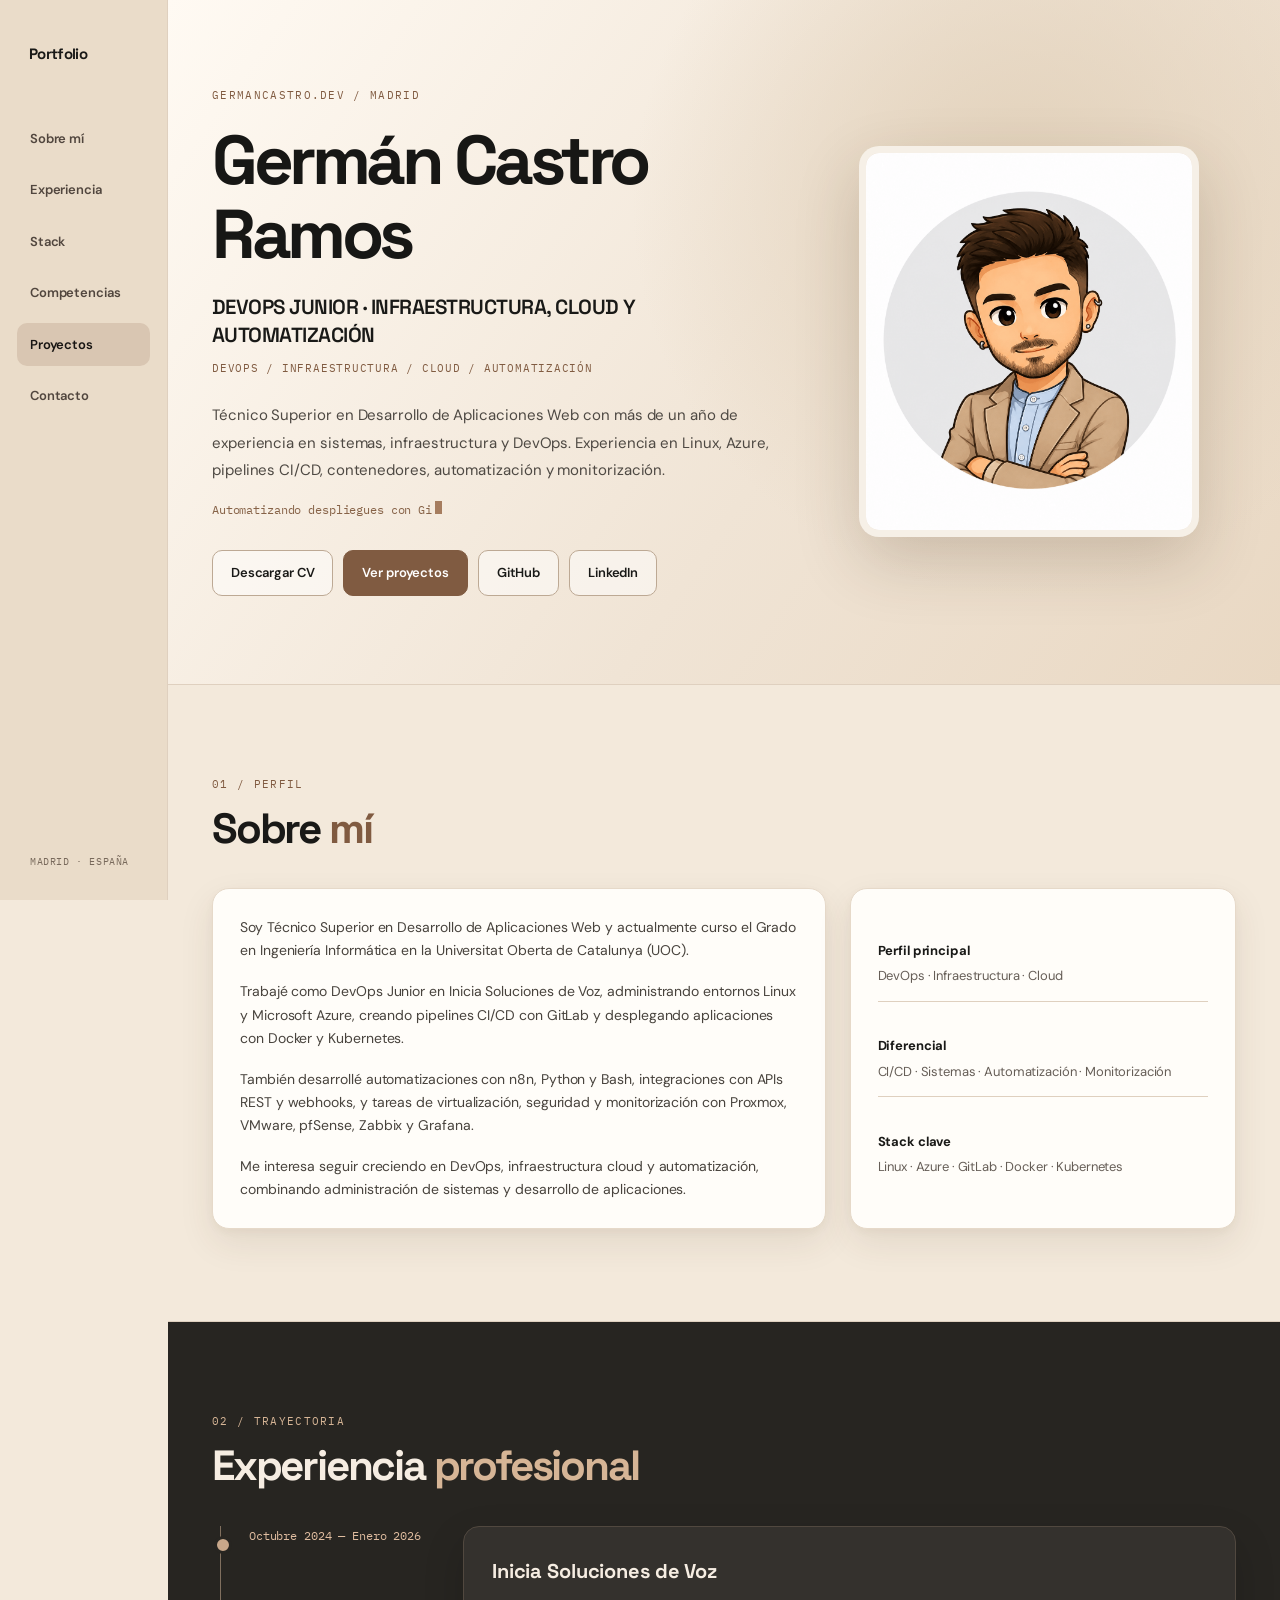
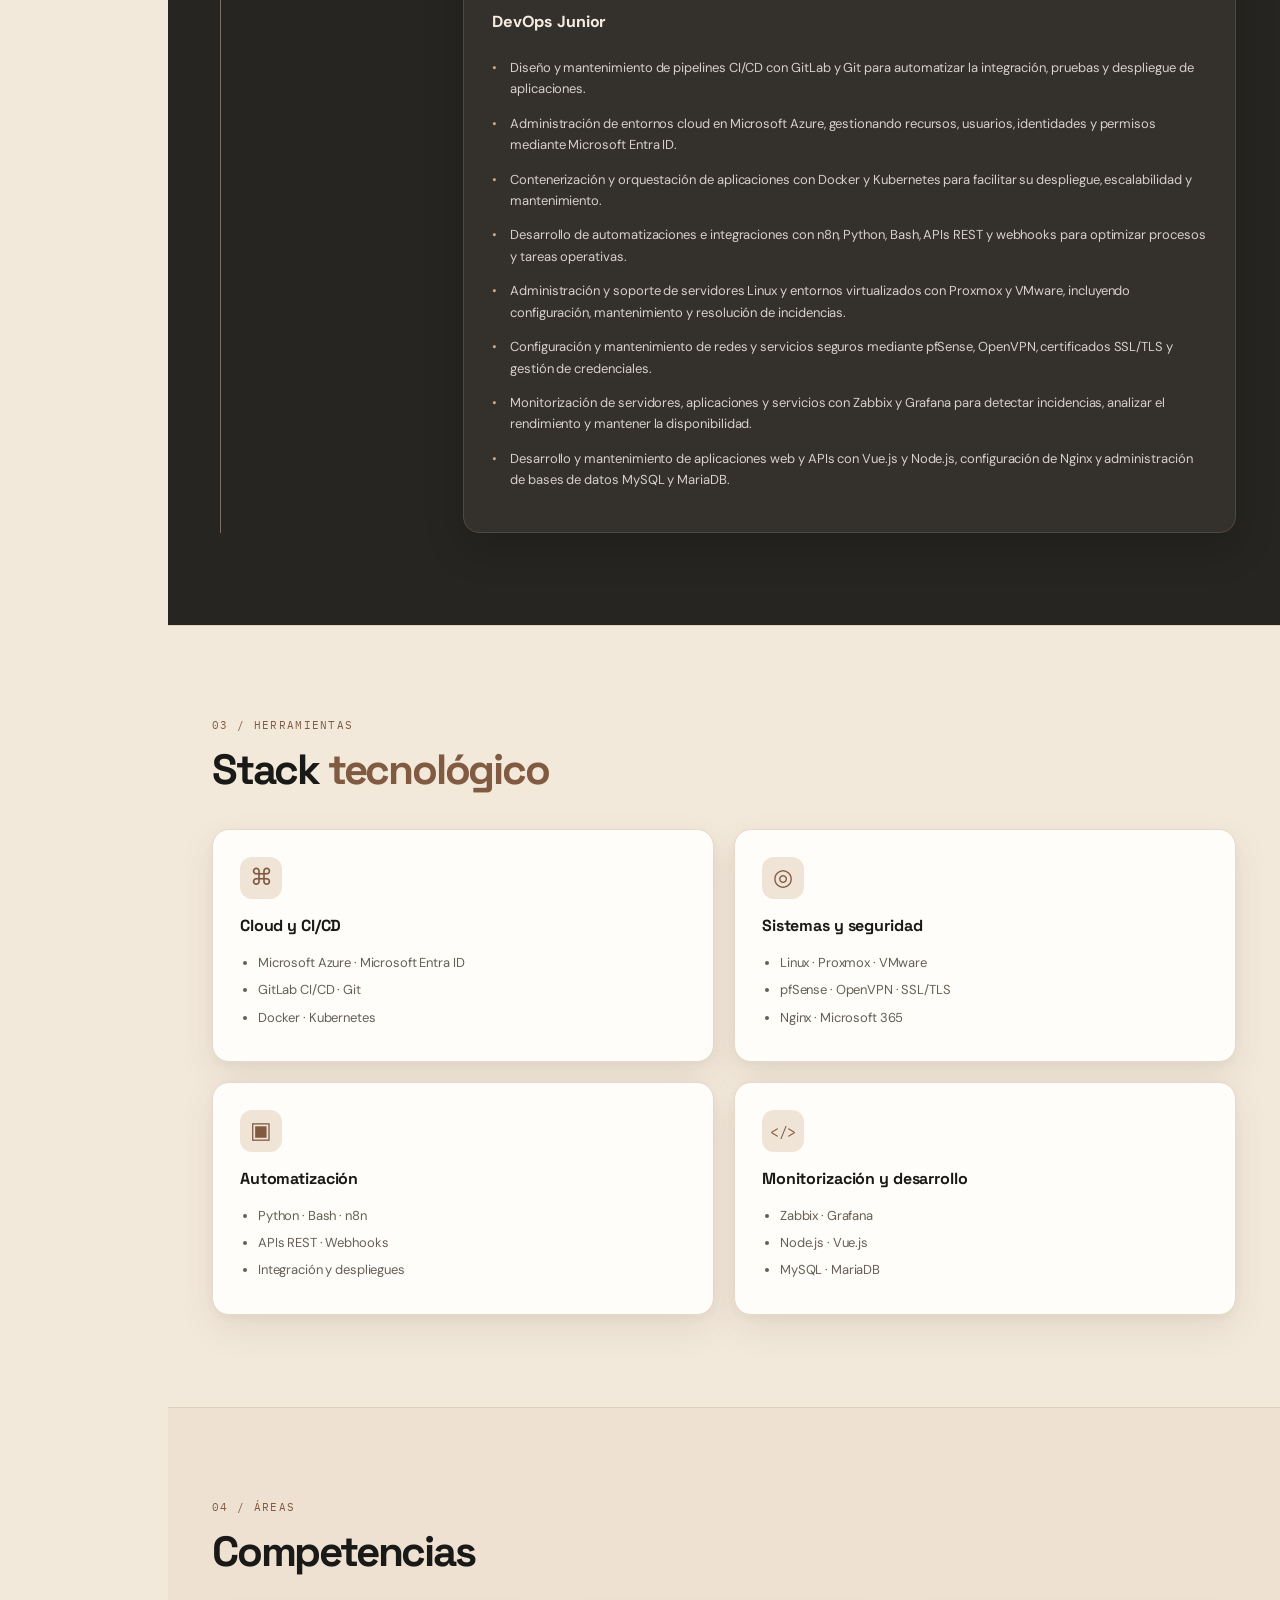
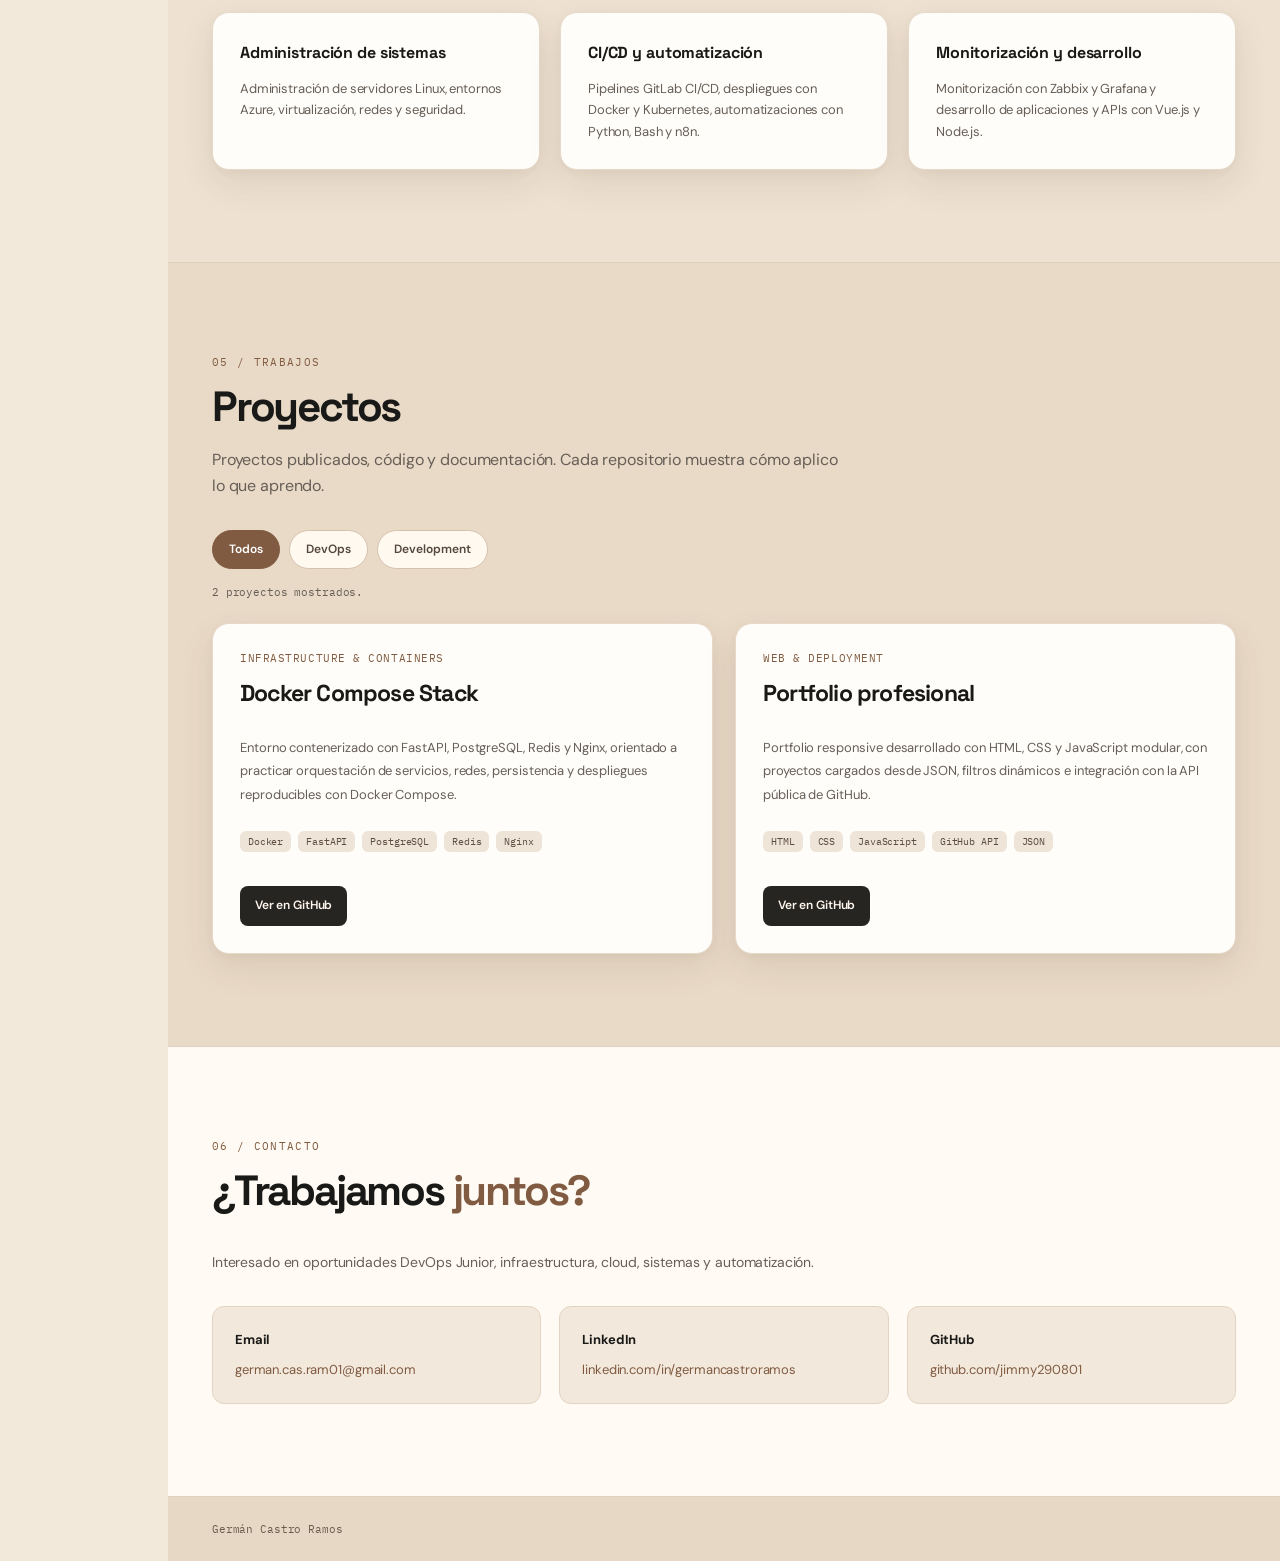
<file: index.html>
<!DOCTYPE html>

<html lang="es">
<head>
<meta charset="utf-8"/>
<meta content="width=device-width, initial-scale=1.0" name="viewport"/>
<title>Germán Castro Ramos | DevOps Junior</title>
<meta content="Portfolio de Germán Castro Ramos, DevOps Junior especializado en infraestructura, cloud, CI/CD y automatización." name="description"/>
<meta content="Germán Castro Ramos" name="author"/>
<meta content="#f2e7d6" name="theme-color"/>
<meta content="Germán Castro Ramos | DevOps Junior" property="og:title"/>
<meta content="Infraestructura, Microsoft Azure, GitLab CI/CD, Docker, Kubernetes, Linux y automatización." property="og:description"/>
<meta content="website" property="og:type"/>
<meta content="https://jimmy290801.github.io/Portfolio/" property="og:url"/>
<link href="https://fonts.googleapis.com" rel="preconnect"/>
<link crossorigin="" href="https://fonts.gstatic.com" rel="preconnect"/>
<link href="https://fonts.googleapis.com/css2?family=DM+Sans:wght@400;500;600;700;800&amp;family=Space+Grotesk:wght@400;500;600;700&amp;family=IBM+Plex+Mono:wght@400;500;600&amp;display=swap" rel="stylesheet"/>
<link href="./css/styles.css" rel="stylesheet"/>
</head>
<body>
<a class="skip-link" href="#main-content">Saltar al contenido</a>
<div class="grid-bg"></div>
<nav class="sidebar">
<div class="container nav-content">
<a aria-label="Volver al inicio" class="logo" href="#home">Portfolio</a>
<button aria-label="Abrir menú" class="menu-btn" id="menuBtn">
        ☰
      </button>
<div class="nav-links" id="navLinks">
<a href="#about">Sobre mí</a>
<a href="#experience">Experiencia</a>
<a href="#skills">Stack</a>
<a href="#value">Competencias</a>
<a href="#projects">Proyectos</a>
<a href="#contact">Contacto</a>
</div>
</div>
</nav>
<header class="hero" id="home">
<div class="container hero-grid">
<div class="hero-content"><p class="eyebrow">GERMANCASTRO.DEV  /  MADRID</p>
<h1>Germán Castro Ramos</h1>
<div class="role-title">DevOps Junior · Infraestructura, Cloud y Automatización</div>
<div class="tech-focus">DEVOPS  /  INFRAESTRUCTURA  /  CLOUD  /  AUTOMATIZACIÓN</div>
<p class="hero-description">Técnico Superior en Desarrollo de Aplicaciones Web con más de un año de experiencia en sistemas, infraestructura y DevOps. Experiencia en Linux, Azure, pipelines CI/CD, contenedores, automatización y monitorización.</p>
<div class="typewriter">
<span id="typewriter-text"></span><span class="cursor"></span>
</div>
<div class="hero-buttons">
<a class="btn btn-secondary" download="German_Castro_Ramos_CV.pdf" href="./assets/German_Castro_Ramos_CV.pdf">Descargar CV</a><a class="btn btn-primary" href="#projects">Ver proyectos</a>
<a class="btn btn-secondary" href="https://github.com/jimmy290801" rel="noopener noreferrer" target="_blank">GitHub</a>
<a class="btn btn-secondary" href="https://www.linkedin.com/in/germancastroramos/" rel="noopener noreferrer" target="_blank">LinkedIn</a>
</div>
</div>
<div>
<div class="hero-avatar">
<div class="avatar-frame">
<img alt="Germán Castro Ramos" height="340" loading="eager" src="./assets/images/profile.png" width="340"/>
</div>
</div>
</div>
</div>
</header>
<main id="main-content">
<section class="reveal" id="about">
<div class="container">
<div class="section-kicker">01  /  PERFIL</div><h2 class="section-title">Sobre <span>mí</span></h2>
<div class="about-grid">
<div class="card about"><p>Soy Técnico Superior en Desarrollo de Aplicaciones Web y actualmente curso el Grado en Ingeniería Informática en la Universitat Oberta de Catalunya (UOC).</p><p>Trabajé como DevOps Junior en Inicia Soluciones de Voz, administrando entornos Linux y Microsoft Azure, creando pipelines CI/CD con GitLab y desplegando aplicaciones con Docker y Kubernetes.</p><p>También desarrollé automatizaciones con n8n, Python y Bash, integraciones con APIs REST y webhooks, y tareas de virtualización, seguridad y monitorización con Proxmox, VMware, pfSense, Zabbix y Grafana.</p><p>Me interesa seguir creciendo en DevOps, infraestructura cloud y automatización, combinando administración de sistemas y desarrollo de aplicaciones.</p></div>
<div class="card quick-list">
<div class="quick-item">
<strong>Perfil principal</strong>
<span>DevOps · Infraestructura · Cloud</span>
</div>
<div class="quick-item">
<strong>Diferencial</strong>
<span>CI/CD · Sistemas · Automatización · Monitorización</span>
</div>
<div class="quick-item">
<strong>Stack clave</strong>
<span>Linux · Azure · GitLab · Docker · Kubernetes</span>
</div>
</div>
</div>
</div>
</section>
<section class="reveal" id="experience">
<div class="container">
<div class="section-kicker">02  /  TRAYECTORIA</div><h2 class="section-title">Experiencia <span>profesional</span></h2>
<div class="timeline"><div class="timeline-item"><div class="year">Octubre 2024 — Enero 2026</div><div class="timeline-content"><h3>Inicia Soluciones de Voz</h3><h4>DevOps Junior</h4><p>Diseño y mantenimiento de pipelines CI/CD con GitLab y Git para automatizar la integración, pruebas y despliegue de aplicaciones.</p><p>Administración de entornos cloud en Microsoft Azure, gestionando recursos, usuarios, identidades y permisos mediante Microsoft Entra ID.</p><p>Contenerización y orquestación de aplicaciones con Docker y Kubernetes para facilitar su despliegue, escalabilidad y mantenimiento.</p><p>Desarrollo de automatizaciones e integraciones con n8n, Python, Bash, APIs REST y webhooks para optimizar procesos y tareas operativas.</p><p>Administración y soporte de servidores Linux y entornos virtualizados con Proxmox y VMware, incluyendo configuración, mantenimiento y resolución de incidencias.</p><p>Configuración y mantenimiento de redes y servicios seguros mediante pfSense, OpenVPN, certificados SSL/TLS y gestión de credenciales.</p><p>Monitorización de servidores, aplicaciones y servicios con Zabbix y Grafana para detectar incidencias, analizar el rendimiento y mantener la disponibilidad.</p><p>Desarrollo y mantenimiento de aplicaciones web y APIs con Vue.js y Node.js, configuración de Nginx y administración de bases de datos MySQL y MariaDB.</p></div></div></div>
</div>
</section>
<section class="reveal" id="skills">
<div class="container">
<div class="section-kicker">03  /  HERRAMIENTAS</div><h2 class="section-title">Stack <span>tecnológico</span></h2>
<div class="skills-grid"><div class="card skill-card"><h3>Cloud y CI/CD</h3><ul><li>Microsoft Azure · Microsoft Entra ID</li><li>GitLab CI/CD · Git</li><li>Docker · Kubernetes</li></ul></div><div class="card skill-card"><h3>Sistemas y seguridad</h3><ul><li>Linux · Proxmox · VMware</li><li>pfSense · OpenVPN · SSL/TLS</li><li>Nginx · Microsoft 365</li></ul></div><div class="card skill-card"><h3>Automatización</h3><ul><li>Python · Bash · n8n</li><li>APIs REST · Webhooks</li><li>Integración y despliegues</li></ul></div><div class="card skill-card"><h3>Monitorización y desarrollo</h3><ul><li>Zabbix · Grafana</li><li>Node.js · Vue.js</li><li>MySQL · MariaDB</li></ul></div></div>
</div>
</section>
<section class="reveal" id="value">
<div class="container">
<div class="section-kicker">04  /  ÁREAS</div><h2 class="section-title">Competencias</h2>
<div class="value-grid">
<div class="card value-card">
<h3>Administración de sistemas</h3>
<p>Administración de servidores Linux, entornos Azure, virtualización, redes y seguridad.</p>
</div>
<div class="card value-card">
<h3>CI/CD y automatización</h3>
<p>Pipelines GitLab CI/CD, despliegues con Docker y Kubernetes, automatizaciones con Python, Bash y n8n.</p>
</div>
<div class="card value-card">
<h3>Monitorización y desarrollo</h3>
<p>Monitorización con Zabbix y Grafana y desarrollo de aplicaciones y APIs con Vue.js y Node.js.</p>
</div>
</div>
</div>
</section>
<section class="reveal" id="projects">
<div class="container">
<div class="section-kicker">05  /  TRABAJOS</div><h2 class="section-title">Proyectos</h2><p class="section-lead">Proyectos publicados, código y documentación. Cada repositorio muestra cómo aplico lo que aprendo.</p>
<div aria-label="Filtrar proyectos" class="project-toolbar" id="projectFilters"></div>
<p aria-live="polite" class="projects-status" id="projectsStatus"></p>
<div class="projects-grid" id="projectsGrid"></div>
</div>
</section>
<section class="reveal" id="contact">
<div class="container">
<div class="contact-intro">
<div class="section-kicker">06  /  CONTACTO</div><h2 class="section-title">¿Trabajamos <span>juntos?</span></h2>
<p>Interesado en oportunidades DevOps Junior, infraestructura, cloud, sistemas y automatización.</p>
</div>
<div class="contact-grid">
<div class="contact-item">
<strong>Email</strong><br/>
<a href="mailto:german.cas.ram01@gmail.com">german.cas.ram01@gmail.com</a>
</div>
<div class="contact-item">
<strong>LinkedIn</strong><br/>
<a href="https://www.linkedin.com/in/germancastroramos/" rel="noopener noreferrer" target="_blank">linkedin.com/in/germancastroramos</a>
</div>
<div class="contact-item">
<strong>GitHub</strong><br/>
<a href="https://github.com/jimmy290801" rel="noopener noreferrer" target="_blank">github.com/jimmy290801</a>
</div>
</div>
</div>
</section>
</main>
<footer>
    Germán Castro Ramos
  </footer>
<script src="./js/main.js" type="module"></script>
<button aria-label="Volver arriba" class="back-to-top" id="backToTop" title="Volver arriba" type="button">
<svg aria-hidden="true" fill="none" height="22" stroke="currentColor" stroke-linecap="round" stroke-linejoin="round" stroke-width="2" viewbox="0 0 24 24" width="22"><path d="m6 15 6-6 6 6"></path></svg>
</button>
</body>
</html>
</file>
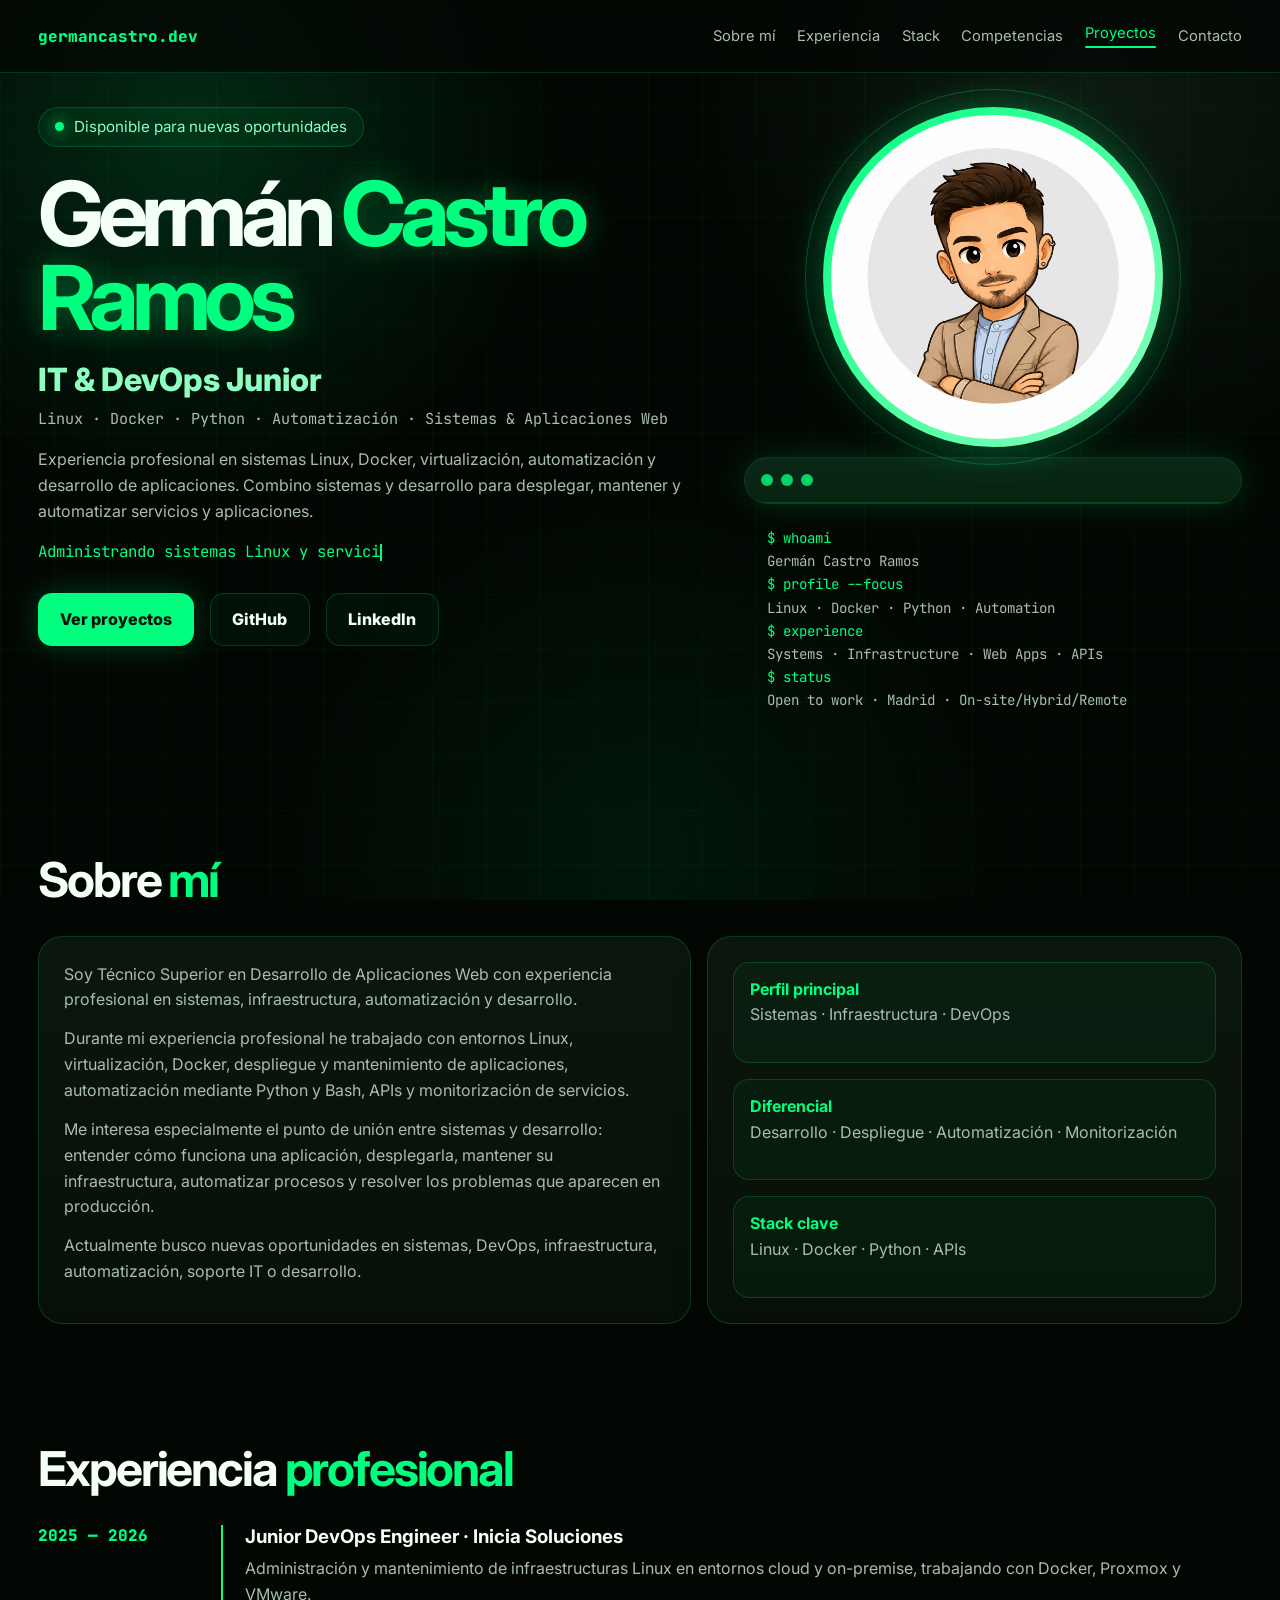
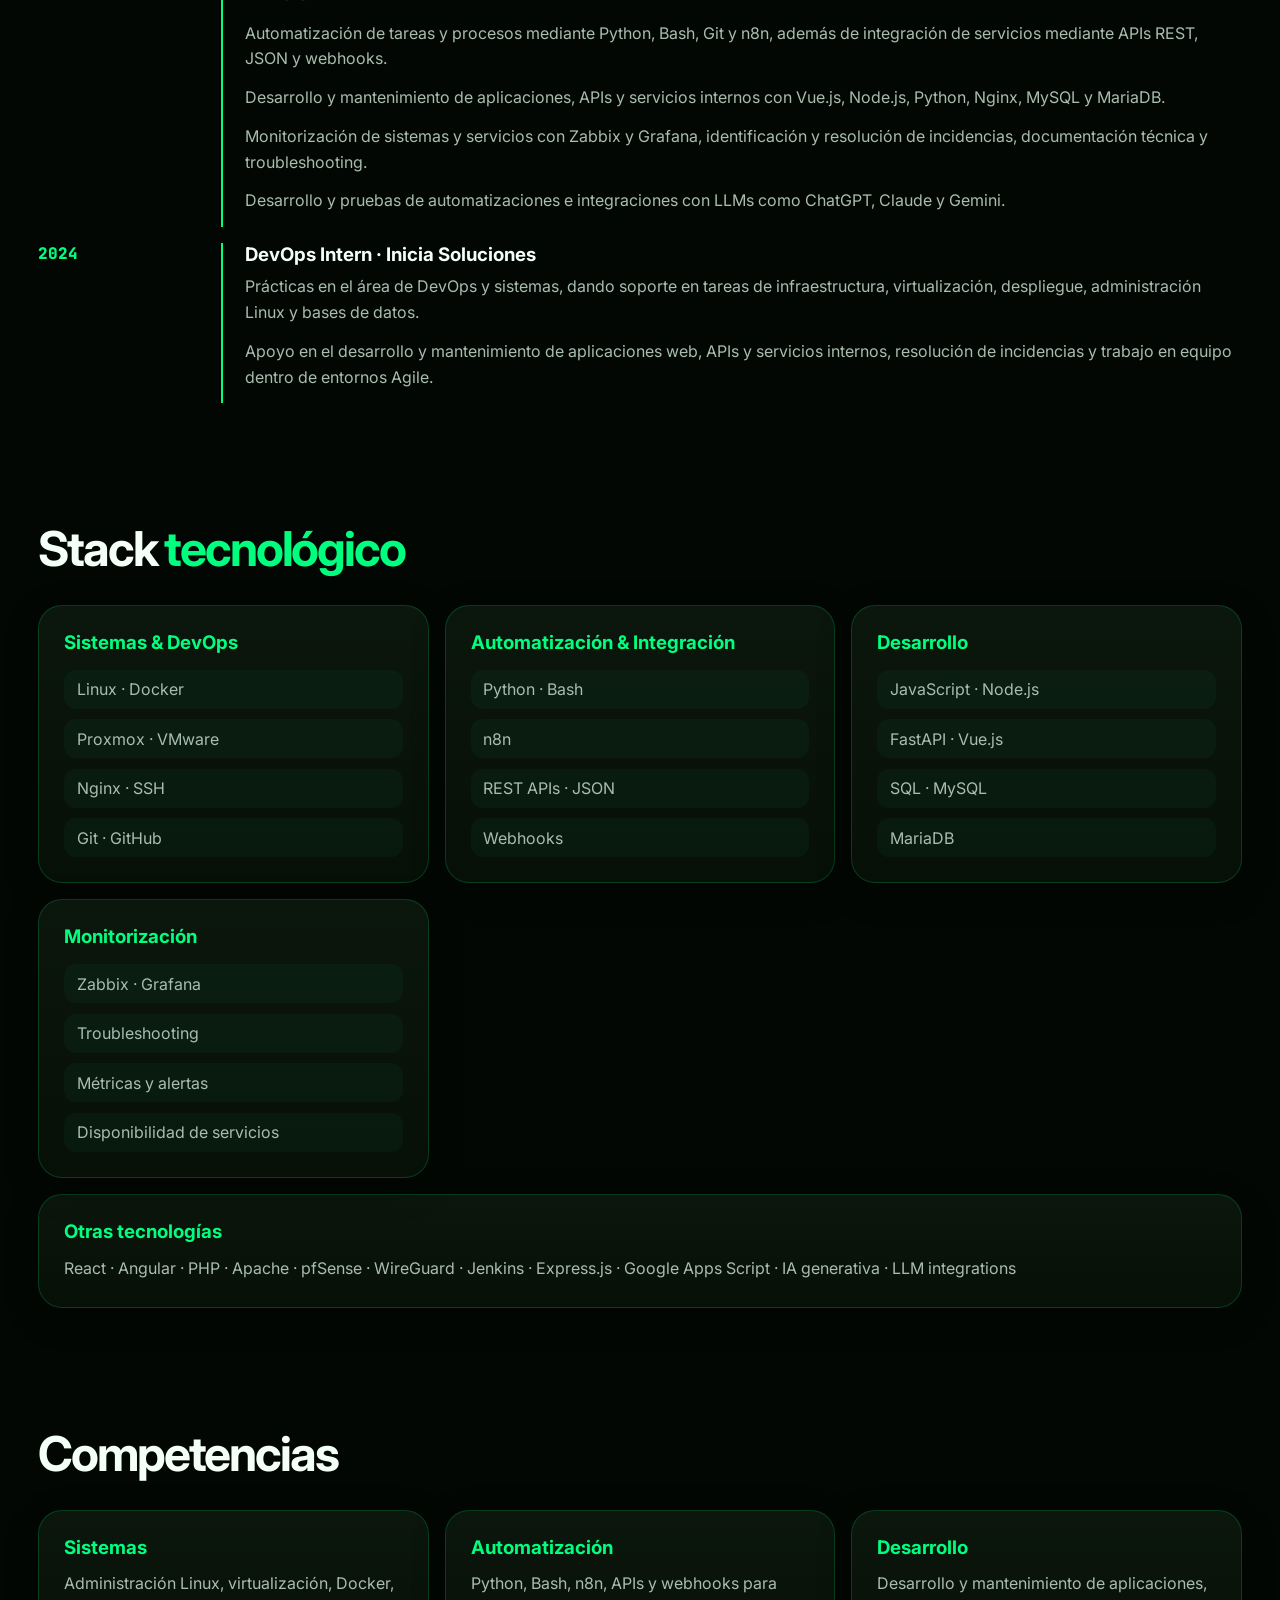
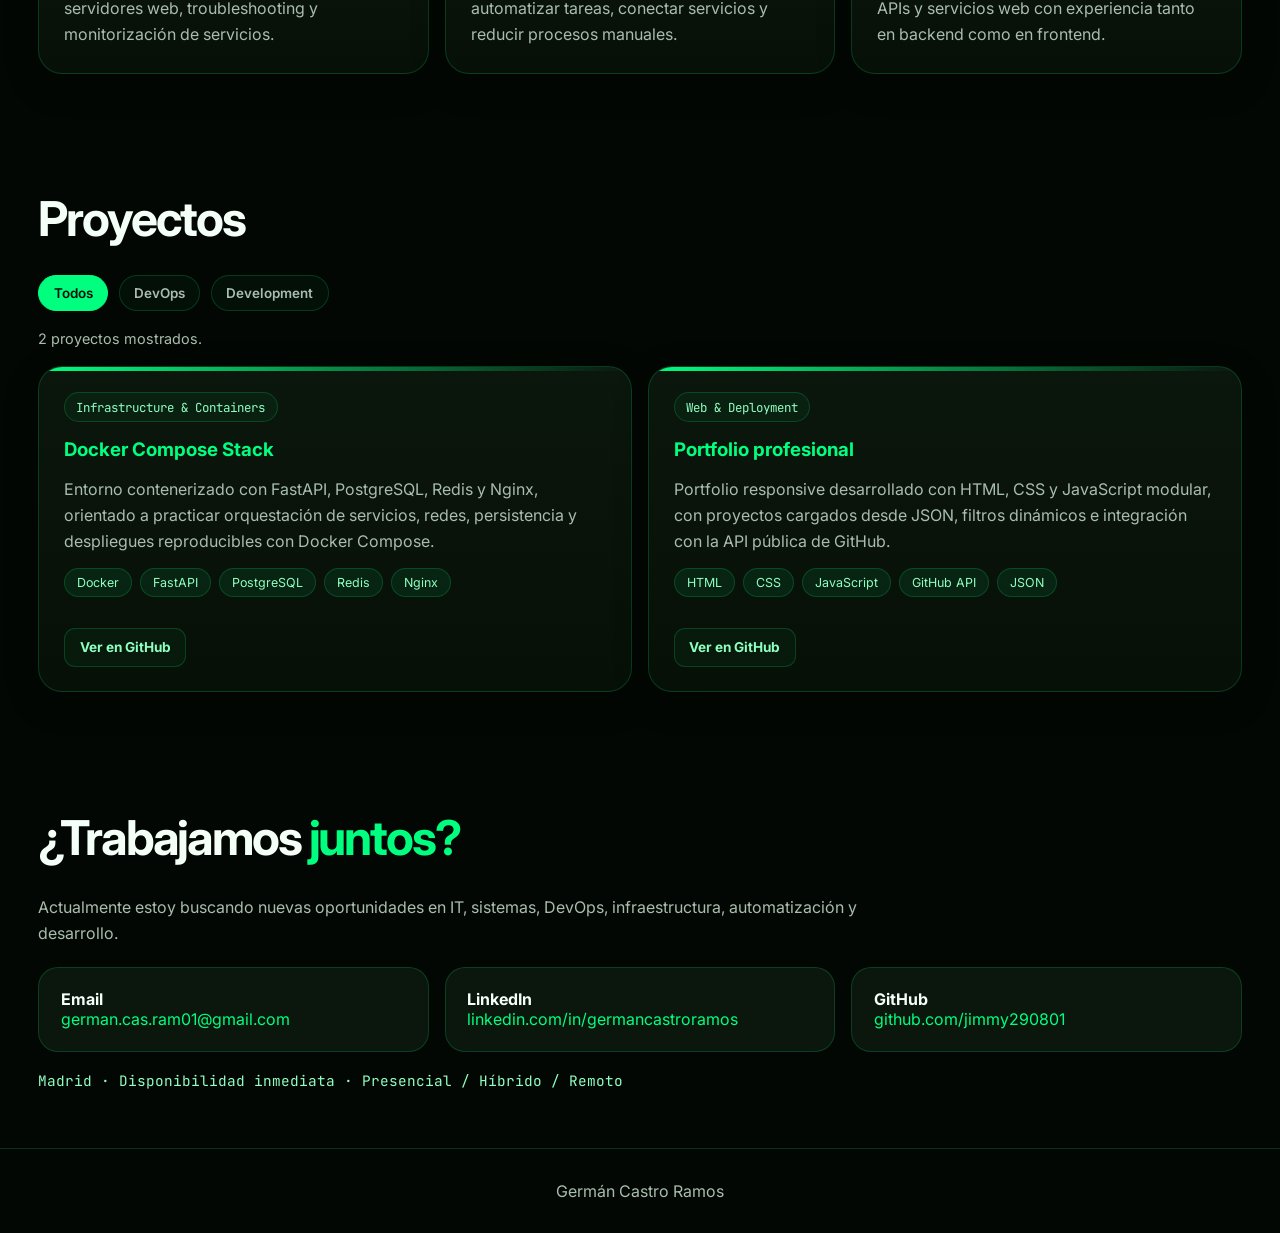
<file: Portfolio/index.html>
<!DOCTYPE html>
<html lang="es">
<head>
  <meta charset="UTF-8" />
  <meta name="viewport" content="width=device-width, initial-scale=1.0" />

  <title>Germán Castro Ramos | IT & DevOps Junior</title>

  <meta name="description" content="Portfolio de Germán Castro Ramos, Técnico IT & DevOps Junior con experiencia en Linux, Docker, Python, automatización, infraestructura, sistemas y aplicaciones web.">
  <meta name="author" content="Germán Castro Ramos">
  <meta name="theme-color" content="#030703">
  <meta property="og:title" content="Germán Castro Ramos | IT & DevOps Junior">
  <meta property="og:description" content="Portfolio profesional: Linux, Docker, Python, automatización, sistemas, infraestructura y aplicaciones web.">
  <meta property="og:type" content="website">
  <meta property="og:url" content="https://jimmy290801.github.io/Portfolio/">

  <link rel="preconnect" href="https://fonts.googleapis.com">
  <link rel="preconnect" href="https://fonts.gstatic.com" crossorigin>
  <link href="https://fonts.googleapis.com/css2?family=Inter:wght@300;400;500;600;700;800;900&family=JetBrains+Mono:wght@400;500;600;700&display=swap" rel="stylesheet">

  <link rel="stylesheet" href="./css/styles.css">

</head>

<body>
  <a class="skip-link" href="#main-content">Saltar al contenido</a>

  <div class="grid-bg"></div>

  <nav>
    <div class="container nav-content">
      <a class="logo" href="#home">germancastro.dev</a>

      <button class="menu-btn" id="menuBtn" aria-label="Abrir menú">
        ☰
      </button>

      <div class="nav-links" id="navLinks">
        <a href="#about">Sobre mí</a>
        <a href="#experience">Experiencia</a>
        <a href="#skills">Stack</a>
        <a href="#value">Competencias</a>
        <a href="#projects">Proyectos</a>
        <a href="#contact">Contacto</a>
      </div>
    </div>
  </nav>

  <header id="home" class="hero">
    <div class="container hero-grid">

      <div class="hero-content">
        <div class="badge">
          <span class="badge-dot"></span>
          Disponible para nuevas oportunidades
        </div>

        <h1>
          Germán <span>Castro Ramos</span>
        </h1>

        <div class="role-title">
          IT & DevOps Junior
        </div>

        <div class="tech-focus">
          Linux · Docker · Python · Automatización · Sistemas & Aplicaciones Web
        </div>

        <p class="hero-description">
          Experiencia profesional en sistemas Linux, Docker, virtualización,
          automatización y desarrollo de aplicaciones. Combino sistemas y desarrollo para
          desplegar, mantener y automatizar servicios y aplicaciones.
        </p>

        <div class="typewriter">
          <span id="typewriter-text"></span><span class="cursor"></span>
        </div>

        <div class="hero-buttons">
          <a href="#projects" class="btn btn-primary">Ver proyectos</a>
          <a href="https://github.com/jimmy290801" target="_blank" rel="noopener noreferrer" class="btn btn-secondary">GitHub</a>
          <a href="https://www.linkedin.com/in/germancastroramos/" target="_blank" rel="noopener noreferrer" class="btn btn-secondary">LinkedIn</a>
        </div>
      </div>

      
<div>
  <div class="hero-avatar">
    <div class="avatar-frame">
      <img src="./assets/images/profile.png" alt="Germán Castro Ramos" width="340" height="340" loading="eager">
    </div>
  </div>
  <div class="terminal-card">
        <div class="terminal-header">
          <div class="dot"></div>
          <div class="dot"></div>
          <div class="dot"></div>
        </div>
</div>


        <div class="terminal-body">
          <div class="line"><span>$ whoami</span></div>
          <div class="line">Germán Castro Ramos</div>

          <div class="line"><span>$ profile --focus</span></div>
          <div class="line">Linux · Docker · Python · Automation</div>

          <div class="line"><span>$ experience</span></div>
          <div class="line">Systems · Infrastructure · Web Apps · APIs</div>

          <div class="line"><span>$ status</span></div>
          <div class="line">Open to work · Madrid · On-site/Hybrid/Remote</div>
        </div>
      </div>

    </div>
  </header>

  <main id="main-content">

    <section id="about" class="reveal">
      <div class="container">
        <h2 class="section-title">Sobre <span>mí</span></h2>

        <div class="about-grid">
          <div class="card about">
            <p>
              Soy Técnico Superior en Desarrollo de Aplicaciones Web con experiencia profesional
              en sistemas, infraestructura, automatización y desarrollo.
            </p>

            <p>
              Durante mi experiencia profesional he trabajado con entornos Linux, virtualización,
              Docker, despliegue y mantenimiento de aplicaciones, automatización mediante Python y
              Bash, APIs y monitorización de servicios.
            </p>

            <p>
              Me interesa especialmente el punto de unión entre sistemas y desarrollo: entender
              cómo funciona una aplicación, desplegarla, mantener su infraestructura, automatizar
              procesos y resolver los problemas que aparecen en producción.
            </p>

            <p>
              Actualmente busco nuevas oportunidades en sistemas, DevOps, infraestructura,
              automatización, soporte IT o desarrollo.
            </p>
          </div>

          <div class="card quick-list">
            <div class="quick-item">
              <strong>Perfil principal</strong>
              <span>Sistemas · Infraestructura · DevOps</span>
            </div>

            <div class="quick-item">
              <strong>Diferencial</strong>
              <span>Desarrollo · Despliegue · Automatización · Monitorización</span>
            </div>

            <div class="quick-item">
              <strong>Stack clave</strong>
              <span>Linux · Docker · Python · APIs</span>
            </div>
          </div>
        </div>
      </div>
    </section>

    <section id="experience" class="reveal">
      <div class="container">
        <h2 class="section-title">Experiencia <span>profesional</span></h2>

        <div class="timeline">
          <div class="timeline-item">
            <div class="year"> 2025 — 2026</div>
            <div class="timeline-content">
              <h3>Junior DevOps Engineer · Inicia Soluciones</h3>
              <p>
                Administración y mantenimiento de infraestructuras Linux en entornos cloud y
                on-premise, trabajando con Docker, Proxmox y VMware.
              </p>
              <p>
                Automatización de tareas y procesos mediante Python, Bash, Git y n8n, además de
                integración de servicios mediante APIs REST, JSON y webhooks.
              </p>
              <p>
                Desarrollo y mantenimiento de aplicaciones, APIs y servicios internos con Vue.js,
                Node.js, Python, Nginx, MySQL y MariaDB.
              </p>
              <p>
                Monitorización de sistemas y servicios con Zabbix y Grafana, identificación y
                resolución de incidencias, documentación técnica y troubleshooting.
              </p>
              <p>
                Desarrollo y pruebas de automatizaciones e integraciones con LLMs como ChatGPT,
                Claude y Gemini.
              </p>
            </div>
          </div>

          <div class="timeline-item">
            <div class="year"> 2024 </div>
            <div class="timeline-content">
              <h3>DevOps Intern · Inicia Soluciones</h3>
              <p>
                Prácticas en el área de DevOps y sistemas, dando soporte en tareas de
                infraestructura, virtualización, despliegue, administración Linux y bases de datos.
              </p>
              <p>
                Apoyo en el desarrollo y mantenimiento de aplicaciones web, APIs y servicios
                internos, resolución de incidencias y trabajo en equipo dentro de entornos Agile.
              </p>
            </div>
          </div>
        </div>
      </div>
    </section>

    <section id="skills" class="reveal">
      <div class="container">
        <h2 class="section-title">Stack <span>tecnológico</span></h2>

        <div class="skills-grid">
          <div class="card skill-card">
            <h3>Sistemas & DevOps</h3>
            <ul>
              <li>Linux · Docker</li>
              <li>Proxmox · VMware</li>
              <li>Nginx · SSH</li>
              <li>Git · GitHub</li>
            </ul>
          </div>

          <div class="card skill-card">
            <h3>Automatización & Integración</h3>
            <ul>
              <li>Python · Bash</li>
              <li>n8n</li>
              <li>REST APIs · JSON</li>
              <li>Webhooks</li>
            </ul>
          </div>

          <div class="card skill-card">
            <h3>Desarrollo</h3>
            <ul>
              <li>JavaScript · Node.js</li>
              <li>FastAPI · Vue.js</li>
              <li>SQL · MySQL</li>
              <li>MariaDB</li>
            </ul>
          </div>

          <div class="card skill-card">
            <h3>Monitorización</h3>
            <ul>
              <li>Zabbix · Grafana</li>
              <li>Troubleshooting</li>
              <li>Métricas y alertas</li>
              <li>Disponibilidad de servicios</li>
            </ul>
          </div>
        </div>

        <div class="card secondary-stack">
          <h3>Otras tecnologías</h3>
          <p>
            React · Angular · PHP · Apache · pfSense · WireGuard · Jenkins · Express.js ·
            Google Apps Script · IA generativa · LLM integrations
          </p>
        </div>
      </div>
    </section>

    <section id="value" class="reveal">
      <div class="container">
        <h2 class="section-title">Competencias</h2>

        <div class="value-grid">
          <div class="card value-card">
            <h3>Sistemas</h3>
            <p>
              Administración Linux, virtualización, Docker, servidores web, troubleshooting y
              monitorización de servicios.
            </p>
          </div>

          <div class="card value-card">
            <h3>Automatización</h3>
            <p>
              Python, Bash, n8n, APIs y webhooks para automatizar tareas, conectar servicios y
              reducir procesos manuales.
            </p>
          </div>

          <div class="card value-card">
            <h3>Desarrollo</h3>
            <p>
              Desarrollo y mantenimiento de aplicaciones, APIs y servicios web con experiencia
              tanto en backend como en frontend.
            </p>
          </div>
        </div>
      </div>
    </section>

    <section id="projects" class="reveal">
      <div class="container">
        <h2 class="section-title">Proyectos</h2>

        <div class="project-toolbar" id="projectFilters" aria-label="Filtrar proyectos"></div>
        <p class="projects-status" id="projectsStatus" aria-live="polite"></p>
        <div class="projects-grid" id="projectsGrid"></div>
      </div>
    </section>

    <section id="contact" class="reveal">
      <div class="container">
        <div class="contact-intro">
          <h2 class="section-title">¿Trabajamos <span>juntos?</span></h2>
          <p>
            Actualmente estoy buscando nuevas oportunidades en IT, sistemas, DevOps,
            infraestructura, automatización y desarrollo.
          </p>
        </div>

        <div class="contact-grid">
          <div class="contact-item">
            <strong>Email</strong><br>
            <a href="mailto:german.cas.ram01@gmail.com">german.cas.ram01@gmail.com</a>
          </div>

          <div class="contact-item">
            <strong>LinkedIn</strong><br>
            <a href="https://www.linkedin.com/in/germancastroramos/" target="_blank" rel="noopener noreferrer">linkedin.com/in/germancastroramos</a>
          </div>

          <div class="contact-item">
            <strong>GitHub</strong><br>
            <a href="https://github.com/jimmy290801" target="_blank" rel="noopener noreferrer">github.com/jimmy290801</a>
          </div>
        </div>

        <div class="availability-line">
          Madrid · Disponibilidad inmediata · Presencial / Híbrido / Remoto
        </div>
      </div>
    </section>

  </main>

  <footer>
    Germán Castro Ramos
  </footer>

  <script type="module" src="./js/main.js"></script>
</body>
</html>
</file>
<file: css/styles.css>
/* Portfolio de Germán — estética editorial / sistemas. Inspirado en la paleta del CV. */
:root{--bg:#f3e9db;--paper:#fffaf3;--panel:#fffdf9;--ink:#191917;--muted:#665e57;--accent:#a67d5f;--accent-dark:#805b41;--line:#dfd0bf;--shadow:0 14px 35px rgba(79,52,29,.095),0 3px 8px rgba(79,52,29,.04);--mono:'JetBrains Mono',monospace;--sans:'Inter',sans-serif}
*{box-sizing:border-box}html{scroll-behavior:smooth;scroll-padding-top:30px}body{margin:0;background:var(--bg);color:var(--ink);font-family:var(--sans);line-height:1.65}a{color:inherit}button{font:inherit}::selection{background:#c9a98b;color:#191917}.skip-link{position:absolute;left:-9999px}.skip-link:focus{left:20px;top:20px;z-index:200;padding:12px;background:white}.grid-bg{display:none}.container{width:min(1160px,calc(100% - 88px));margin:auto}
/* rail */.sidebar{position:fixed;inset:0 auto 0 0;width:168px;background:#eadcc9;border-right:1px solid var(--line);z-index:50}.nav-content{width:auto!important;height:100%;display:flex;flex-direction:column;align-items:stretch;padding:34px 17px 22px;gap:42px}.logo{font-size:26px;font-weight:850;text-decoration:none;letter-spacing:-.08em;padding:0 12px}.nav-links{display:flex;flex-direction:column;gap:8px}.nav-links a{font-size:13px;text-decoration:none;padding:11px 13px;border-radius:10px;color:#51463e;transition:.2s}.nav-links a:hover,.nav-links a.active{background:#d9c6b2;color:#171412}.menu-btn{display:none}.sidebar:after{content:'MADRID  ·  ESPAÑA';position:absolute;bottom:32px;left:30px;color:#78695b;font:10px var(--mono);letter-spacing:.06em}
body>header,body>main,body>footer{margin-left:168px}.hero{min-height:670px;display:flex;align-items:center;background:radial-gradient(circle at 77% 30%,#e1d0b9 0,transparent 40%),linear-gradient(125deg,#fffaf3 0%,#f0e4d5 58%,#e9d8c3 100%);overflow:hidden;border-bottom:1px solid var(--line)}.hero-grid{display:grid;grid-template-columns:minmax(0,1.15fr) minmax(280px,.85fr);align-items:center;gap:50px;padding-top:88px;padding-bottom:88px}.hero-content{position:relative;z-index:2}.eyebrow,.section-kicker{font:11px var(--mono);color:var(--accent-dark);letter-spacing:.12em;margin:0 0 22px}.hero h1{font-size:clamp(42px,5.4vw,78px);line-height:1.07;letter-spacing:-.067em;margin:0 0 22px;font-weight:850;color:#171715;max-width:650px}.hero h1 span{color:inherit}.role-title{font-size:clamp(16px,1.6vw,23px);font-weight:650;line-height:1.35;margin-bottom:10px;text-transform:uppercase;letter-spacing:-.03em}.tech-focus{font:11px/1.7 var(--mono);letter-spacing:.07em;color:var(--accent-dark);margin-bottom:24px}.hero-description{font-size:15px;line-height:1.85;color:#4e4943;max-width:580px}.typewriter{font:12px var(--mono);min-height:25px;color:#866247;margin:16px 0 24px}.cursor{display:inline-block;width:7px;height:13px;background:#a67d5f;margin-left:3px;animation:blink 1s step-end infinite}@keyframes blink{50%{opacity:0}}.hero-buttons{display:flex;flex-wrap:wrap;gap:10px}.btn{display:inline-flex;align-items:center;justify-content:center;min-height:45px;padding:11px 18px;border-radius:10px;text-decoration:none;font-size:13px;font-weight:650;border:1px solid #bda994;transition:transform .2s,box-shadow .2s,background .2s}.btn:hover{transform:translateY(-3px);box-shadow:var(--shadow)}.btn-primary{background:var(--accent-dark);color:white;border-color:var(--accent-dark)}.btn-primary:hover{background:#6e4a32}.btn-secondary{background:rgba(255,255,255,.5)}.hero-grid>div:last-child{position:relative;min-height:450px}.hero-avatar{width:85%;max-width:370px;margin:0 auto;transform:rotate(-2deg)}.avatar-frame{overflow:hidden;border-radius:20px;box-shadow:0 25px 65px rgba(63,41,22,.19);border:7px solid rgba(255,255,255,.65);background:#e6d4bc;aspect-ratio:4/4.6}.avatar-frame img{width:100%;height:100%;object-fit:cover;object-position:center top;display:block}.terminal-card{position:absolute;bottom:4px;left:-5%;width:min(350px,90%);background:#262522;color:#eee4d8;border:1px solid #555049;border-radius:15px;box-shadow:0 24px 50px rgba(32,24,17,.24);transform:rotate(1deg);overflow:hidden}.terminal-header{display:flex;gap:7px;padding:14px 17px;border-bottom:1px solid #4b4641}.terminal-header .dot{width:9px;height:9px;border-radius:50%;background:#c88c79}.terminal-header .dot:nth-child(2){background:#dfbd7e}.terminal-header .dot:nth-child(3){background:#a0b394}.terminal-body{padding:16px 19px 20px;font:11px/1.75 var(--mono)}.terminal-body .line{overflow-wrap:anywhere}.terminal-body .line span{color:#cfa883}
section{padding:92px 0;border-bottom:1px solid var(--line)}.section-kicker{margin:0 0 12px}.section-title{font-size:clamp(30px,3.3vw,46px);line-height:1.2;letter-spacing:-.055em;margin:0 0 35px}.section-title span{color:var(--accent-dark)}.section-lead{margin:-20px 0 30px;color:var(--muted);max-width:640px}.card{background:var(--panel);border:1px solid #e6d9c9;border-radius:17px;padding:27px;box-shadow:var(--shadow);transition:transform .25s ease,box-shadow .25s ease}.card:hover{transform:translateY(-5px);box-shadow:0 24px 50px rgba(79,52,29,.14),0 4px 12px rgba(79,52,29,.06)}.about-grid{display:grid;grid-template-columns:1.35fr .85fr;gap:24px}.about p{margin:0 0 18px;color:#48433d;font-size:14px}.about p:last-child{margin-bottom:0}.quick-list{display:flex;flex-direction:column;justify-content:space-around}.quick-item{padding:14px 0;border-bottom:1px solid var(--line);display:flex;flex-direction:column;gap:4px}.quick-item:last-child{border-bottom:0}.quick-item strong{font-size:13px}.quick-item span{font-size:13px;color:var(--muted)}
#experience{background:#272521;color:#f6ede2}#experience .section-kicker{color:#d6b596}#experience .section-title span{color:#d6b596}.timeline{border-left:1px solid #806f5e;margin-left:8px;padding-left:28px}.timeline-item{position:relative;display:grid;grid-template-columns:190px 1fr;gap:24px}.timeline-item:before{content:'';position:absolute;left:-35px;top:10px;width:12px;height:12px;border-radius:50%;background:#c8a78a;border:3px solid #272521}.year{font:12px/1.7 var(--mono);color:#e0bda0}.timeline-content{background:#34312d;border:1px solid #51483f;border-radius:16px;padding:28px;box-shadow:0 16px 40px rgba(0,0,0,.16)}.timeline-content h3{margin:0 0 20px;font-size:20px}.timeline-content p{font-size:13px;color:#d6d0c9;margin:0 0 13px;padding-left:18px;position:relative}.timeline-content p:before{content:'•';position:absolute;left:0;color:#cda888}
.skills-grid{display:grid;grid-template-columns:repeat(2,minmax(0,1fr));gap:20px}.skill-card{min-height:185px}.skill-card:before{content:'⌘';display:grid;place-items:center;background:#f0e4d7;color:var(--accent-dark);width:42px;height:42px;border-radius:12px;font-size:23px;margin-bottom:14px}.skill-card:nth-child(2):before{content:'◎'}.skill-card:nth-child(3):before{content:'▣'}.skill-card:nth-child(4):before{content:'</>';font:15px var(--mono)}.skill-card h3,.value-card h3{margin:0 0 12px;font-size:16px}.skill-card ul{padding-left:18px;margin:0;color:var(--muted);font-size:13px}.skill-card li{margin-bottom:6px}.value-grid{display:grid;grid-template-columns:repeat(3,minmax(0,1fr));gap:20px}.value-card p{font-size:13px;color:var(--muted);margin:0}#value{background:#eee1d1}
#projects{background:#e9dac7}.project-toolbar{display:flex;flex-wrap:wrap;gap:9px;margin:16px 0}.filter-btn{background:#fff9f0;border:1px solid #d5c2ae;border-radius:30px;padding:9px 16px;cursor:pointer;color:#53463a;font-size:12px}.filter-btn:hover,.filter-btn.active{background:#805b41;color:white;border-color:#805b41}.projects-status{font:11px var(--mono);color:var(--muted);margin:8px 0 24px}.projects-grid{display:grid;grid-template-columns:repeat(2,minmax(0,1fr));gap:22px}.project-card{display:flex;flex-direction:column;min-height:320px}.project-label{font:11px var(--mono);letter-spacing:.05em;text-transform:uppercase;color:var(--accent-dark)}.project-card h3{font-size:23px;letter-spacing:-.035em;line-height:1.2;margin:15px 0}.project-card p{font-size:13px;color:var(--muted);line-height:1.8}.tags{display:flex;flex-wrap:wrap;gap:7px;margin:12px 0}.tag{background:#eee4d8;border-radius:6px;padding:4px 8px;font:10px var(--mono);color:#5d4d40}.project-meta{display:flex;gap:10px;flex-wrap:wrap;font-size:10px;color:#7a6b5d;margin-top:auto}.project-actions{margin-top:22px}.project-link{display:inline-block;background:#272521;color:#fff7ef;text-decoration:none;border-radius:8px;padding:10px 15px;font-size:12px;font-weight:600}.project-link:hover{background:#805b41}
#contact{background:#fffaf3}.contact-intro p{font-size:14px;color:var(--muted)}.contact-grid{display:grid;grid-template-columns:repeat(3,minmax(0,1fr));gap:18px;margin-top:32px}.contact-item{padding:22px;background:#f2e8dc;border:1px solid #e3d4c2;border-radius:12px;font-size:13px;overflow-wrap:anywhere}.contact-item strong{display:inline-block;margin-bottom:9px}.contact-item a{color:var(--accent-dark);text-decoration:none}.contact-item a:hover{text-decoration:underline}footer{padding:25px 44px;background:#e7d8c6;font:11px var(--mono);color:#6b5c4d}.reveal{opacity:1;transform:none}
@media(max-width:1100px){.sidebar{width:125px}.nav-content{padding:28px 9px}.sidebar:after{left:15px;font-size:9px}body>header,body>main,body>footer{margin-left:125px}.container{width:min(1100px,calc(100% - 54px))}.hero-grid{gap:24px}.terminal-card{left:-12%}}
@media(max-width:800px){.sidebar{position:sticky;top:0;width:100%;height:auto;background:rgba(242,231,215,.97);backdrop-filter:blur(12px)}.sidebar:after{display:none}.nav-content{height:65px;padding:0 20px;flex-direction:row;align-items:center;justify-content:space-between;gap:10px}.logo{font-size:23px}.menu-btn{display:block;border:1px solid var(--line);background:#fff7ed;border-radius:9px;padding:7px 12px;cursor:pointer}.nav-links{display:none;position:absolute;top:65px;left:0;right:0;background:#f2e7d7;padding:14px 20px 20px;box-shadow:0 15px 25px rgba(0,0,0,.1)}.nav-links.active{display:flex}body>header,body>main,body>footer{margin-left:0}.container{width:min(100% - 38px,720px)}.hero{min-height:0}.hero-grid{grid-template-columns:1fr;padding:70px 0 95px}.hero-grid>div:last-child{min-height:390px;max-width:450px;width:100%;margin:0 auto}.hero-avatar{max-width:300px}.terminal-card{left:0;bottom:0}.about-grid,.timeline-item,.projects-grid{grid-template-columns:1fr}.timeline-item{gap:12px}.value-grid,.contact-grid{grid-template-columns:1fr 1fr}section{padding:66px 0}}
@media(max-width:530px){.hero h1{font-size:48px}.hero-grid{padding:52px 0 75px}.hero-grid>div:last-child{min-height:340px}.hero-avatar{max-width:245px}.terminal-card{width:85%;left:0}.about-grid,.skills-grid,.value-grid,.projects-grid,.contact-grid{grid-template-columns:1fr}.timeline-content{padding:20px}.card{padding:21px}.hero-buttons{gap:8px}.btn{font-size:12px;padding:10px 13px}.section-title{font-size:32px}}
@media(prefers-reduced-motion:reduce){*,*:before,*:after{scroll-behavior:auto!important;animation:none!important;transition:none!important}}

/* Ajustes de cabecera: navegación discreta y tarjeta sin solapamiento */
.logo{font-size:15px;letter-spacing:-.025em;font-weight:750;padding:8px 12px;border-radius:10px;color:var(--ink)}
.logo:hover{background:rgba(128,91,65,.09)}
.hero-grid>div:last-child{display:flex;flex-direction:column;align-items:center;gap:24px;min-height:0}
.hero-avatar{width:min(100%,340px);max-width:340px;margin:0;transform:none}
.focus-panel{position:relative;width:min(100%,420px);background:rgba(255,253,249,.93);border:1px solid #d8c4b0;border-radius:18px;box-shadow:0 16px 36px rgba(83,54,32,.12),0 3px 9px rgba(83,54,32,.05);padding:21px 23px;color:#25211e}
.focus-panel-heading{display:flex;gap:13px;align-items:center}
.focus-panel-mark{width:41px;height:41px;border-radius:12px;display:grid;place-items:center;flex-shrink:0;background:#eaddcd;color:#805b41;font-size:25px}
.focus-panel-kicker{font:10px var(--mono);letter-spacing:.12em;color:#8e684c}
.focus-panel h2{font-size:18px;line-height:1.35;letter-spacing:-.035em;margin:3px 0 0}
.focus-panel p{font-size:12px;line-height:1.65;color:#665e57;margin:13px 0 15px}
.focus-tags{display:flex;gap:7px;flex-wrap:wrap}
.focus-tags span{font:10px var(--mono);padding:7px 9px;background:#f3e8dc;border:1px solid #e6d7c6;border-radius:7px;color:#795a45}
@media(max-width:800px){.hero-grid>div:last-child{min-height:0;max-width:460px}.hero-avatar{max-width:290px}.focus-panel{width:100%}.logo{font-size:15px}}
@media(max-width:530px){.hero-grid>div:last-child{min-height:0}.hero-avatar{max-width:245px}.focus-panel{padding:18px}.focus-panel h2{font-size:17px}}

/* Botón flotante para regresar al principio */
.back-to-top{position:fixed;right:clamp(16px,3vw,38px);bottom:clamp(18px,3vw,36px);width:48px;height:48px;display:flex;align-items:center;justify-content:center;border-radius:15px;border:1px solid rgba(128,91,65,.28);background:#f6ebdc;color:#654833;box-shadow:0 8px 24px rgba(67,43,26,.17);z-index:1000;cursor:pointer;opacity:0;visibility:hidden;transform:translateY(14px);pointer-events:none;transition:opacity .25s ease,transform .25s ease,visibility .25s ease,background .2s ease}
.back-to-top.is-visible{opacity:1;visibility:visible;transform:translateY(0);pointer-events:auto}
.back-to-top:hover{background:#e8d6bf;transform:translateY(-3px)}
.back-to-top:focus-visible{outline:3px solid #a78060;outline-offset:3px}
@media(prefers-reduced-motion:reduce){.back-to-top{transition:none}}

/* Tipografía editorial-tech: limpia, corporativa y con personalidad */
:root{--sans:'DM Sans',Arial,sans-serif;--display:'Space Grotesk','DM Sans',sans-serif;--mono:'IBM Plex Mono',monospace}
body{font-family:var(--sans);font-weight:400;letter-spacing:-.008em}
.hero h1,.section-title,.role-title,.timeline-content h3,.project-card h3,.skill-card h3,.value-card h3,.focus-panel h2{font-family:var(--display)}
.hero h1{font-weight:700;letter-spacing:-.065em}
.section-title{font-weight:700;letter-spacing:-.052em}
.role-title{font-weight:600;letter-spacing:-.025em}
.logo{font-family:var(--display);font-weight:700;letter-spacing:-.045em}
.nav-links a,.btn,.project-link,.filter-btn{font-family:var(--sans);font-weight:600}
.hero-description,.about p,.timeline-content p,.project-card p{letter-spacing:-.005em}
.tech-focus,.typewriter,.section-kicker,.eyebrow,.project-label,.project-meta,.tag,.year,.projects-status,.sidebar:after,footer{font-family:var(--mono)}
</file>
<file: Portfolio/css/styles.css>
:root{
  --bg:#030703;
  --card:#0b160d;
  --green:#00ff7f;
  --green-soft:#8fffc1;
  --text:#f4fff7;
  --muted:#a9bdae;
  --border:rgba(0,255,127,.18);
  --shadow:0 0 35px rgba(0,255,127,.16);
}

*{
  margin:0;
  padding:0;
  box-sizing:border-box;
}

html{
  scroll-behavior:smooth;
}

body{
  font-family:"Inter",sans-serif;
  background:var(--bg);
  color:var(--text);
  overflow-x:hidden;
}

body::before{
  content:"";
  position:fixed;
  inset:0;
  background:
    radial-gradient(circle at 15% 15%,rgba(0,255,127,.14),transparent 28%),
    radial-gradient(circle at 85% 10%,rgba(143,255,193,.08),transparent 30%),
    radial-gradient(circle at 50% 95%,rgba(0,255,127,.07),transparent 35%);
  z-index:-3;
}

.grid-bg{
  position:fixed;
  inset:0;
  background-image:
    linear-gradient(rgba(0,255,127,.035) 1px, transparent 1px),
    linear-gradient(90deg, rgba(0,255,127,.035) 1px, transparent 1px);
  background-size:54px 54px;
  animation:gridMove 22s linear infinite;
  z-index:-2;
}

@keyframes gridMove{
  from{transform:translate(0,0);}
  to{transform:translate(54px,54px);}
}

a{
  color:inherit;
}

.container{
  width:min(1240px,94%);
  margin:auto;
}

nav{
  position:fixed;
  top:0;
  width:100%;
  z-index:999;
  background:rgba(3,7,3,.78);
  backdrop-filter:blur(18px);
  border-bottom:1px solid var(--border);
}

.nav-content{
  min-height:72px;
  display:flex;
  align-items:center;
  justify-content:space-between;
  gap:1.5rem;
}

.logo{
  font-family:"JetBrains Mono",monospace;
  color:var(--green);
  font-weight:800;
  text-decoration:none;
  white-space:nowrap;
}

.nav-links{
  display:flex;
  gap:1.35rem;
  align-items:center;
}

.nav-links a{
  text-decoration:none;
  color:var(--muted);
  font-size:.92rem;
  transition:.25s;
}

.nav-links a:hover{
  color:var(--green);
}

.menu-btn{
  display:none;
  border:1px solid var(--border);
  background:rgba(0,255,127,.06);
  color:var(--green);
  border-radius:12px;
  padding:.55rem .75rem;
  font-size:1.1rem;
  cursor:pointer;
}

.hero{
  min-height:100vh;
  display:grid;
  align-items:center;
  padding:96px 0 45px;
}

.hero-grid{
  display:grid;
  grid-template-columns:minmax(0,1.15fr) minmax(320px,.85fr);
  gap:2rem;
  align-items:center;
}

.badge{
  display:inline-flex;
  align-items:center;
  gap:.6rem;
  padding:.58rem 1rem;
  border:1px solid var(--border);
  border-radius:999px;
  color:var(--green-soft);
  background:rgba(0,255,127,.06);
  margin-bottom:1.6rem;
  font-size:.95rem;
}

.badge-dot{
  width:9px;
  height:9px;
  border-radius:50%;
  background:var(--green);
  box-shadow:0 0 15px var(--green);
  animation:pulse 1.5s infinite;
}

@keyframes pulse{
  0%,100%{opacity:1;}
  50%{opacity:.35;}
}

h1{
  font-size:clamp(3rem,7vw,6.4rem);
  line-height:.93;
  letter-spacing:-.075em;
  margin-bottom:1.3rem;
}

h1 span{
  color:var(--green);
  text-shadow:0 0 30px rgba(0,255,127,.32);
}

.subtitle{
  font-size:clamp(1.15rem,2.5vw,1.65rem);
  color:var(--green-soft);
  font-weight:800;
  margin-bottom:1rem;
}

.hero-description{
  color:var(--muted);
  max-width:720px;
  font-size:1rem;
  line-height:1.62;
  margin-bottom:1rem;
}

.typewriter{
  font-family:"JetBrains Mono",monospace;
  color:var(--green);
  min-height:30px;
  margin-bottom:1.4rem;
  font-size:.98rem;
}

.cursor{
  display:inline-block;
  width:2px;
  height:1.1em;
  background:var(--green);
  animation:blink 1s infinite;
  vertical-align:middle;
}

@keyframes blink{
  0%,50%{opacity:1;}
  51%,100%{opacity:0;}
}

.hero-buttons{
  display:flex;
  gap:1rem;
  flex-wrap:wrap;
}

.btn{
  display:inline-flex;
  align-items:center;
  justify-content:center;
  gap:.5rem;
  padding:.95rem 1.35rem;
  border-radius:14px;
  text-decoration:none;
  transition:.3s;
  font-weight:800;
}

.btn-primary{
  background:var(--green);
  color:#031006;
  box-shadow:0 0 30px rgba(0,255,127,.22);
}

.btn-primary:hover,
.btn-secondary:hover{
  transform:translateY(-4px);
}

.btn-primary:hover{
  box-shadow:0 0 45px rgba(0,255,127,.38);
}

.btn-secondary{
  border:1px solid var(--border);
  color:var(--text);
  background:rgba(0,255,127,.04);
}

.btn-secondary:hover{
  border-color:var(--green);
}

.terminal-card{
  background:linear-gradient(180deg,var(--card),#071007);
  border:1px solid var(--border);
  border-radius:24px;
  overflow:hidden;
  box-shadow:var(--shadow);
  animation:terminalFloat 5s ease-in-out infinite alternate;
}

@keyframes terminalFloat{
  from{transform:translateY(0);}
  to{transform:translateY(-12px);}
}

.terminal-header{
  padding:1rem;
  background:rgba(0,255,127,.08);
  border-bottom:1px solid var(--border);
  display:flex;
  gap:.5rem;
}

.dot{
  width:12px;
  height:12px;
  border-radius:50%;
  background:var(--green);
  opacity:.8;
}

.terminal-body{
  padding:1.45rem;
  font-family:"JetBrains Mono",monospace;
  color:var(--muted);
  font-size:.88rem;
  line-height:1.65;
}

.line span{
  color:var(--green);
}

section{
  padding:3.6rem 0;
}

.section-title{
  font-size:clamp(2rem,4vw,3rem);
  margin-bottom:1.7rem;
  letter-spacing:-.045em;
}

.section-title span{
  color:var(--green);
}

.card{
  background:linear-gradient(180deg,var(--card),#071007);
  border:1px solid var(--border);
  border-radius:24px;
  padding:1.55rem;
  box-shadow:0 10px 35px rgba(0,0,0,.22);
  transition:.3s;
}

.card:hover{
  transform:translateY(-6px);
  border-color:rgba(0,255,127,.38);
  box-shadow:var(--shadow);
}

.about-grid,
.lab-box{
  display:grid;
  grid-template-columns:1.1fr .9fr;
  gap:1.4rem;
}

.about p,
.timeline-content p,
.project-card p,
.lab p,
.lab li{
  color:var(--muted);
  line-height:1.62;
}

.about p{
  margin-bottom:1rem;
}

.quick-list{
  display:grid;
  gap:1rem;
}

.quick-item{
  padding:1rem;
  border:1px solid var(--border);
  border-radius:16px;
  background:rgba(0,255,127,.04);
  color:var(--muted);
}

.quick-item strong{
  display:block;
  color:var(--green);
  margin-bottom:.35rem;
}

.timeline{
  display:grid;
  gap:1.4rem;
}

.timeline-item{
  display:grid;
  grid-template-columns:160px 1fr;
  gap:1.4rem;
  align-items:start;
}

.year{
  color:var(--green);
  font-family:"JetBrains Mono",monospace;
  font-weight:800;
}

.timeline-content{
  border-left:2px solid var(--green);
  padding-left:1.4rem;
}

.timeline-content h3{
  margin-bottom:.5rem;
}

.timeline-content p{
  margin-bottom:.75rem;
}

.skills-grid{
  display:grid;
  grid-template-columns:repeat(3,1fr);
  gap:1.4rem;
}

.skill-card h3{
  color:var(--green);
  margin-bottom:1rem;
}

.skill-card ul{
  list-style:none;
  display:grid;
  gap:.65rem;
}

.skill-card li{
  color:var(--muted);
  padding:.6rem .8rem;
  background:rgba(0,255,127,.04);
  border-radius:12px;
}

.projects-grid{
  display:grid;
  grid-template-columns:repeat(2,1fr);
  gap:1.4rem;
}

.project-card{
  position:relative;
  overflow:hidden;
}

.project-card::before{
  content:"";
  position:absolute;
  top:0;
  left:0;
  width:100%;
  height:4px;
  background:linear-gradient(90deg,var(--green),transparent);
}

.project-label{
  display:inline-flex;
  margin-bottom:1rem;
  font-family:"JetBrains Mono",monospace;
  color:var(--green-soft);
  font-size:.78rem;
  border:1px solid var(--border);
  border-radius:999px;
  padding:.35rem .7rem;
  background:rgba(0,255,127,.05);
}

.project-card h3{
  color:var(--green);
  margin-bottom:1rem;
}

.project-card p{
  margin-bottom:1.2rem;
}

.tags{
  display:flex;
  flex-wrap:wrap;
  gap:.5rem;
}

.tag{
  font-size:.78rem;
  padding:.4rem .75rem;
  border-radius:999px;
  background:rgba(0,255,127,.08);
  border:1px solid var(--border);
  color:var(--green-soft);
}

.lab pre{
  font-family:"JetBrains Mono",monospace;
  color:var(--green-soft);
  white-space:pre-wrap;
  font-size:.9rem;
  overflow:auto;
}

.lab ul{
  margin-left:1.2rem;
  margin-top:1rem;
}

.contact-grid{
  display:grid;
  grid-template-columns:repeat(3,1fr);
  gap:1rem;
}

.contact-item{
  background:var(--card);
  border:1px solid var(--border);
  border-radius:20px;
  padding:1.35rem;
  transition:.3s;
  overflow-wrap:anywhere;
}

.contact-item:hover{
  transform:translateY(-5px);
  border-color:var(--green);
}

.contact-item a{
  color:var(--green);
  text-decoration:none;
}

footer{
  padding:2rem;
  text-align:center;
  color:var(--muted);
  border-top:1px solid var(--border);
}

.reveal{
  opacity:0;
  transform:translateY(30px);
  transition:.8s ease;
}

.reveal.active{
  opacity:1;
  transform:translateY(0);
}

@media(max-width:1050px){
  .hero-grid,
  .about-grid,
  .lab-box{
    grid-template-columns:1fr;
  }

  .terminal-card{
    max-width:720px;
  }

  .skills-grid{
    grid-template-columns:repeat(2,1fr);
  }
}

@media(max-width:820px){
  .nav-content{
    min-height:64px;
  }

  .menu-btn{
    display:block;
  }

  .nav-links{
    position:absolute;
    top:64px;
    left:5%;
    right:5%;
    display:none;
    flex-direction:column;
    align-items:flex-start;
    gap:1rem;
    padding:1.2rem;
    border:1px solid var(--border);
    border-radius:18px;
    background:rgba(3,7,3,.95);
    box-shadow:var(--shadow);
  }

  .nav-links.active{
    display:flex;
  }

  .hero{
    padding-top:105px;
    min-height:auto;
  }

  .timeline-item{
    grid-template-columns:1fr;
    gap:.5rem;
  }

  .timeline-content{
    padding-left:1rem;
  }

  .projects-grid,
  .contact-grid{
    grid-template-columns:1fr;
  }
}

@media(max-width:620px){
  .container{
    width:min(100% - 32px,1160px);
  }

  section{
    padding:3rem 0;
  }

  .hero{
    padding:88px 0 34px;
  }

  h1{
    font-size:clamp(2.7rem,16vw,4.2rem);
  }

  .subtitle{
    font-size:1.05rem;
  }

  .hero-description{
    font-size:.98rem;
  }

  .hero-buttons{
    flex-direction:column;
  }

  .btn{
    width:100%;
  }

  .terminal-body{
    font-size:.78rem;
    padding:1rem;
  }

  .card{
    padding:1.25rem;
    border-radius:20px;
  }

  .skills-grid{
    grid-template-columns:1fr;
  }

  .section-title{
    margin-bottom:1.6rem;
  }
}

@media(max-width:420px){
  .logo{
    font-size:.85rem;
  }

  .badge,
  .typewriter{
    font-size:.82rem;
  }
}


/* Ajuste visual más cercano y menos separado */
.hero{
  min-height:auto;
}

.hero-grid{
  align-items:start;
}

.terminal-card{
  margin-top:.6rem;
}

.card{
  min-height:auto;
}

.about-grid,
.lab-box{
  gap:1rem;
}

.timeline{
  gap:1rem;
}

.skills-grid,
.projects-grid{
  gap:1rem;
}

.project-card p,
.about p,
.timeline-content p{
  margin-bottom:.8rem;
}

@media(min-width:1051px){
  .hero{
    min-height:88vh;
  }
}


.hero-avatar{
  display:flex;
  justify-content:center;
  align-items:center;
}
.avatar-frame{
  position:relative;
  width:340px;
  height:340px;
  border-radius:50%;
  padding:8px;
  background:linear-gradient(135deg,#00ff7f,#8fffc1);
  box-shadow:0 0 40px rgba(0,255,127,.35);
}
.avatar-frame::before{
  content:"";
  position:absolute;
  inset:-18px;
  border-radius:50%;
  border:1px solid rgba(0,255,127,.25);
}
.avatar-frame img{
  width:100%;
  height:100%;
  border-radius:50%;
  object-fit:cover;
  background:#0b160d;
}
@media(max-width:1050px){
  .avatar-frame{width:260px;height:260px;}
}


/* --- Ajustes de contenido y posicionamiento profesional --- */
.role-title{
  font-size:clamp(1.35rem,2.8vw,2rem);
  color:var(--green-soft);
  font-weight:800;
  margin-bottom:.55rem;
}

.tech-focus{
  font-family:"JetBrains Mono",monospace;
  color:var(--muted);
  font-size:.95rem;
  line-height:1.55;
  margin-bottom:1rem;
}

.value-grid{
  display:grid;
  grid-template-columns:repeat(3,1fr);
  gap:1rem;
}

.value-card h3{
  color:var(--green);
  margin-bottom:.75rem;
}

.value-card p{
  color:var(--muted);
  line-height:1.62;
}

.secondary-stack{
  margin-top:1rem;
}

.secondary-stack h3{
  color:var(--green);
  margin-bottom:.8rem;
}

.secondary-stack p{
  color:var(--muted);
  line-height:1.7;
}

.project-actions{
  display:flex;
  gap:.7rem;
  flex-wrap:wrap;
  margin-top:1rem;
}

.project-link{
  display:inline-flex;
  align-items:center;
  justify-content:center;
  padding:.65rem .9rem;
  border:1px solid var(--border);
  border-radius:11px;
  text-decoration:none;
  color:var(--green-soft);
  background:rgba(0,255,127,.04);
  font-weight:700;
  font-size:.85rem;
  transition:.25s;
}

.project-link:hover{
  color:var(--green);
  border-color:var(--green);
  transform:translateY(-2px);
}

.contact-intro{
  margin-bottom:1.25rem;
  max-width:850px;
}

.contact-intro p{
  color:var(--muted);
  line-height:1.65;
  margin-top:.7rem;
}

.availability-line{
  margin-top:1.2rem;
  font-family:"JetBrains Mono",monospace;
  color:var(--green-soft);
  font-size:.9rem;
}

@media(max-width:820px){
  .value-grid{
    grid-template-columns:1fr;
  }
}


/* --- Dynamic project UI --- */
.project-toolbar{
  display:flex;
  flex-wrap:wrap;
  gap:.65rem;
  margin-bottom:1.2rem;
}

.filter-btn{
  border:1px solid var(--border);
  background:rgba(0,255,127,.04);
  color:var(--muted);
  border-radius:999px;
  padding:.55rem .9rem;
  font:600 .84rem "Inter",sans-serif;
  cursor:pointer;
  transition:.25s;
}

.filter-btn:hover,
.filter-btn.active{
  color:#031006;
  background:var(--green);
  border-color:var(--green);
}

.project-meta{
  display:flex;
  flex-wrap:wrap;
  gap:.75rem;
  margin-top:.9rem;
  color:var(--muted);
  font-family:"JetBrains Mono",monospace;
  font-size:.76rem;
}

.project-meta span{
  display:inline-flex;
  align-items:center;
  gap:.3rem;
}

.projects-status{
  color:var(--muted);
  margin-bottom:1rem;
  min-height:1.25rem;
  font-size:.9rem;
}

.nav-links a.active{
  color:var(--green);
}

.nav-links a.active::after{
  content:"";
  display:block;
  height:2px;
  margin-top:.25rem;
  background:var(--green);
  border-radius:999px;
}

.skip-link{
  position:absolute;
  left:-9999px;
  top:0;
  z-index:2000;
  background:var(--green);
  color:#031006;
  padding:.7rem 1rem;
  font-weight:800;
}

.skip-link:focus{
  left:1rem;
  top:1rem;
}

@media (prefers-reduced-motion: reduce){
  html{scroll-behavior:auto;}
  *,*::before,*::after{
    animation-duration:.01ms !important;
    animation-iteration-count:1 !important;
    transition-duration:.01ms !important;
  }
}
</file>
